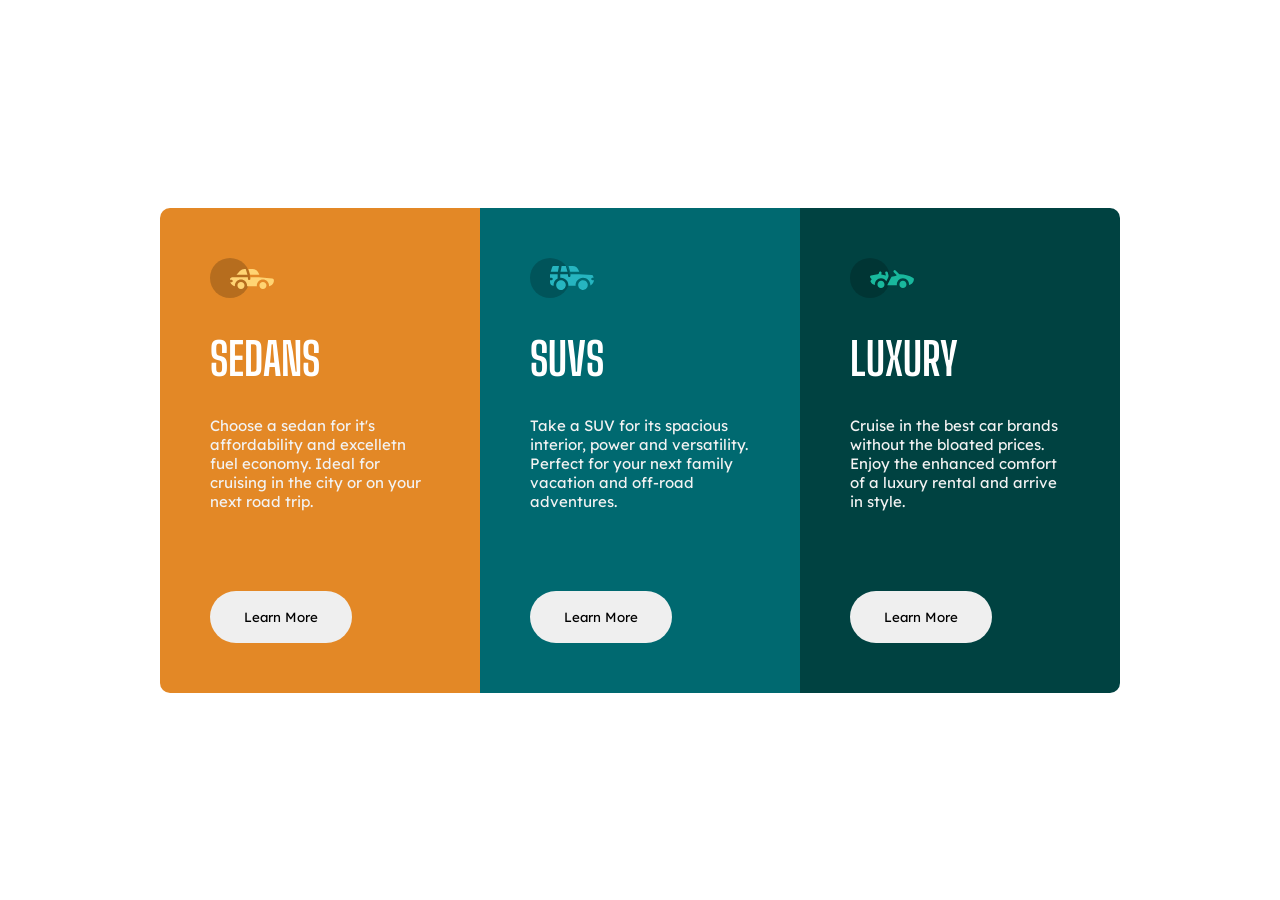
<file: index.html>
<!DOCTYPE html>
<html lang="en">
<head>
    <meta charset="UTF-8">
    <meta http-equiv="X-UA-Compatible" content="IE=edge">
    <meta name="viewport" content="width=device-width, initial-scale=1.0">
    <link rel="stylesheet" href="stylel.css">
    <title>3column</title>
</head>
<body>
    <div class="block">
        <div class="col1" style="background-color: hsl(31, 77%, 52%);">
            <img src="./assets/icon-sedans.svg" alt="sedanCar">
            <div class="colheading">Sedans</div>
            <div class="coltext">Choose a sedan for it's affordability and excelletn fuel economy. Ideal for cruising in the city or on your next road trip.</div>
            <button>Learn More</button>
        </div>
        <div class="col1" style="background-color: hsl(184, 100%, 22%);">
            <img src="./assets/icon-suvs.svg" alt="suvCar">
            <div class="colheading">SUVS</div>
            <div class="coltext">Take a SUV for its spacious interior, power and versatility. Perfect for your next family vacation and off-road adventures.</div>
            <button>Learn More</button>
        </div>
        
        <div class="col1" style="background-color: hsl(179, 100%, 13%);">
        <img src="./assets/icon-luxury.svg" alt="luxuryCar">
        <div class="colheading">luxury</div>
        <div class="coltext">Cruise in the best car brands without the bloated prices. Enjoy the enhanced comfort of a luxury rental and arrive in style.
        </div>
        <button>Learn More</button>
        </div>
        
    </div>
</body>
</html>
</file>
<file: stylel.css>
@import url('https://fonts.googleapis.com/css2?family=Big+Shoulders+Display&family=Lexend+Deca&display=swap');


body{
    padding: 0;
    margin: 0;
    box-sizing: border-box;
    height: 100vh;
    width: 100vw;
    display: flex;
    justify-content: center;
    align-items: center;
    padding: 20px;
    font-size: 93.75%;
    overflow: auto;
}

.block{
    
    display: flex;
    flex-wrap: wrap;
    border-radius: 10px;
    overflow: hidden;
}

.col1{
    width: 220px;
    padding: 50px;
    
}

.colheading{
    font-family: 'Big Shoulders Display', cursive;
    font-weight: 700;
    font-size: 300%;
    color: white;
    margin-block: 30px;
    text-transform: uppercase;
}

.coltext{
    font-family: 'Lexend Deca', sans-serif;
    color:  hsl(0, 0%, 95%);
}

button{
    padding: 1rem 2rem;
    border-radius: 2rem;
    font-family: 'Lexend Deca', sans-serif;
    border: 2px solid transparent;
    margin-top: 5rem;
    transition: 0.4s;
}

button:hover{
    border: 2px solid hsl(0, 0%, 95%);;
    color: hsl(0, 0%, 95%);
    background-color: transparent;
}

@media(max-width: 600px){
    body{
        height: auto;
    }
    .block{
        height: auto;
        width: auto;
        flex-direction: column;
        flex-wrap: nowrap;
    }
}
</file>
<file: assets/stylel.css>
@import url('https://fonts.googleapis.com/css2?family=Big+Shoulders+Display&family=Lexend+Deca&display=swap');


body{
    padding: 0;
    margin: 0;
    box-sizing: border-box;
    height: 100vh;
    width: 100vw;
    display: flex;
    justify-content: center;
    align-items: center;
    padding: 20px;
    font-size: 93.75%;
    overflow: auto;
}

.block{
    
    display: flex;
    flex-wrap: wrap;
    border-radius: 10px;
    overflow: hidden;
}

.col1{
    width: 220px;
    padding: 50px;
    
}

.colheading{
    font-family: 'Big Shoulders Display', cursive;
    font-weight: 700;
    font-size: 300%;
    color: white;
    margin-block: 30px;
    text-transform: uppercase;
}

.coltext{
    font-family: 'Lexend Deca', sans-serif;
    color:  hsl(0, 0%, 95%);
}

button{
    padding: 1rem 2rem;
    border-radius: 2rem;
    font-family: 'Lexend Deca', sans-serif;
    border: 2px solid transparent;
    margin-top: 5rem;
    transition: 0.4s;
}

button:hover{
    border: 2px solid hsl(0, 0%, 95%);;
    color: hsl(0, 0%, 95%);
    background-color: transparent;
}

@media(max-width: 600px){
    body{
        height: auto;
    }
    .block{
        height: auto;
        width: auto;
        flex-direction: column;
        flex-wrap: nowrap;
    }
}
</file>
